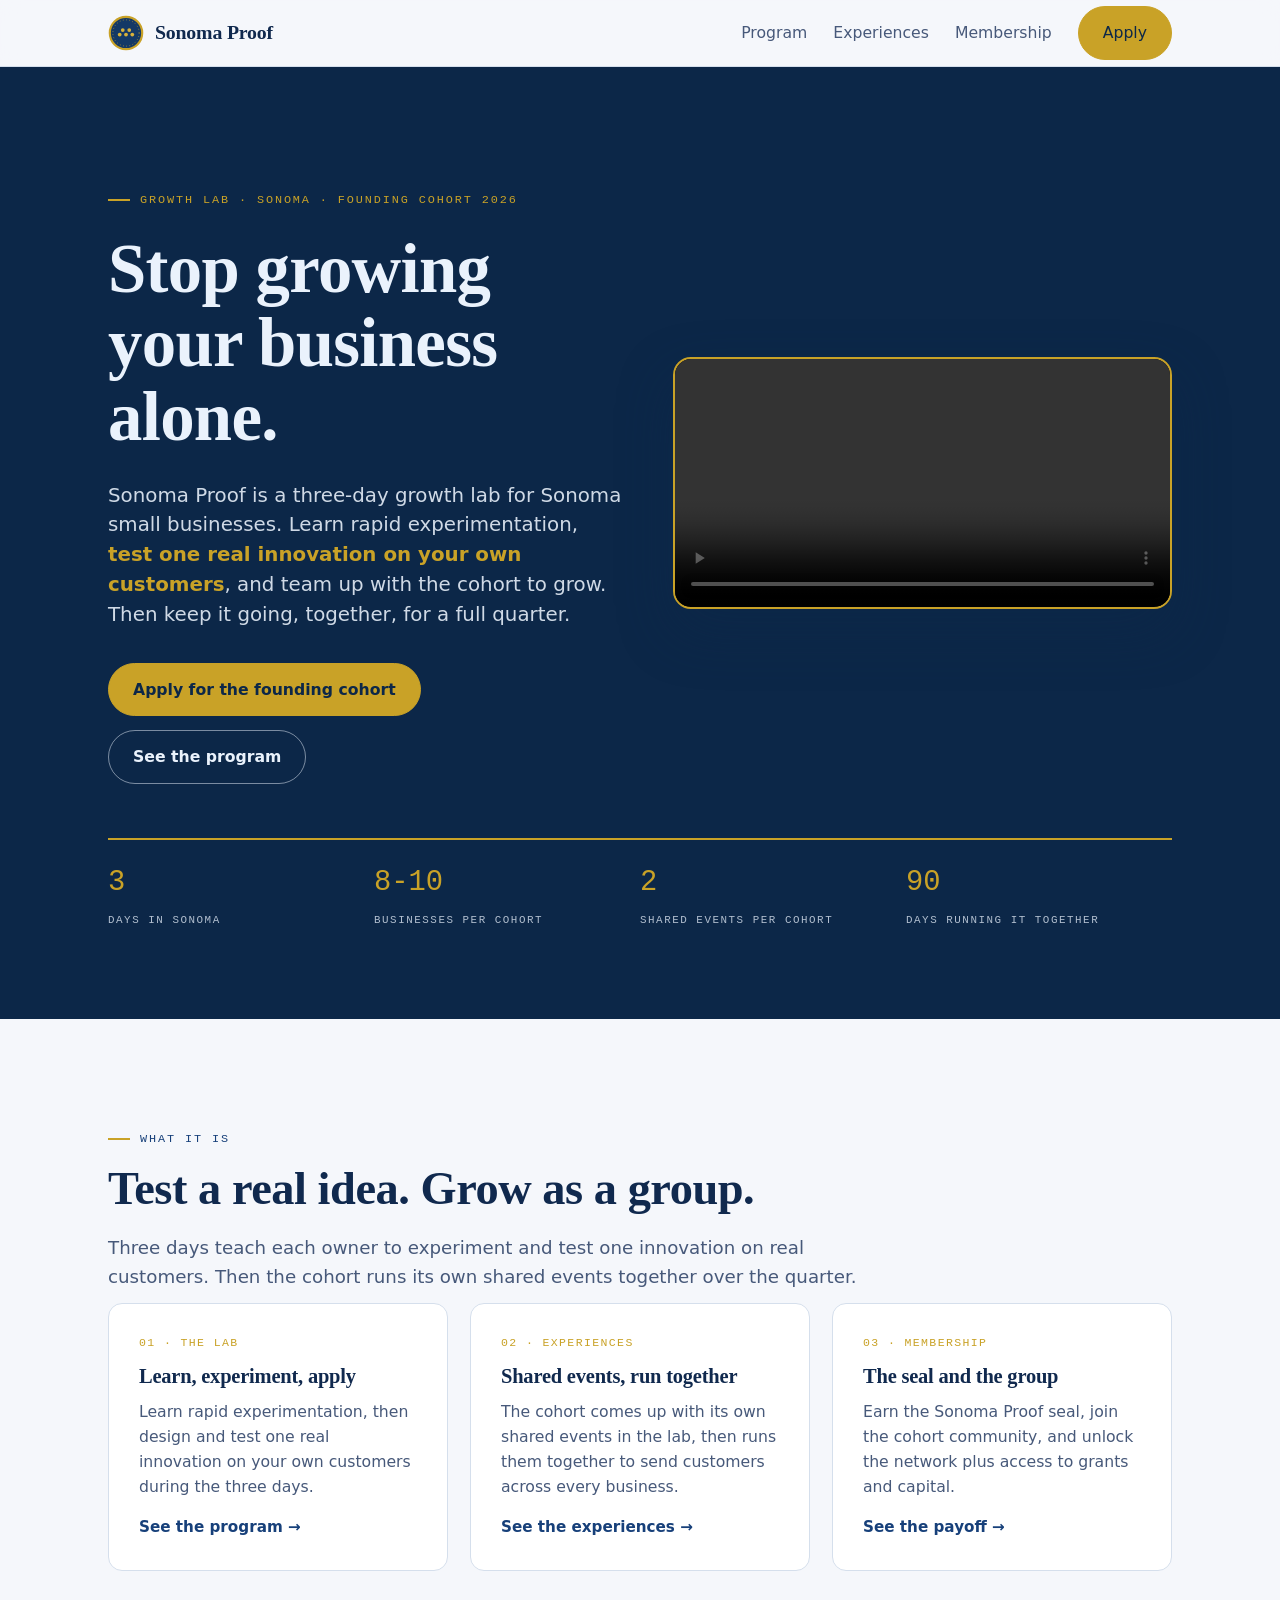
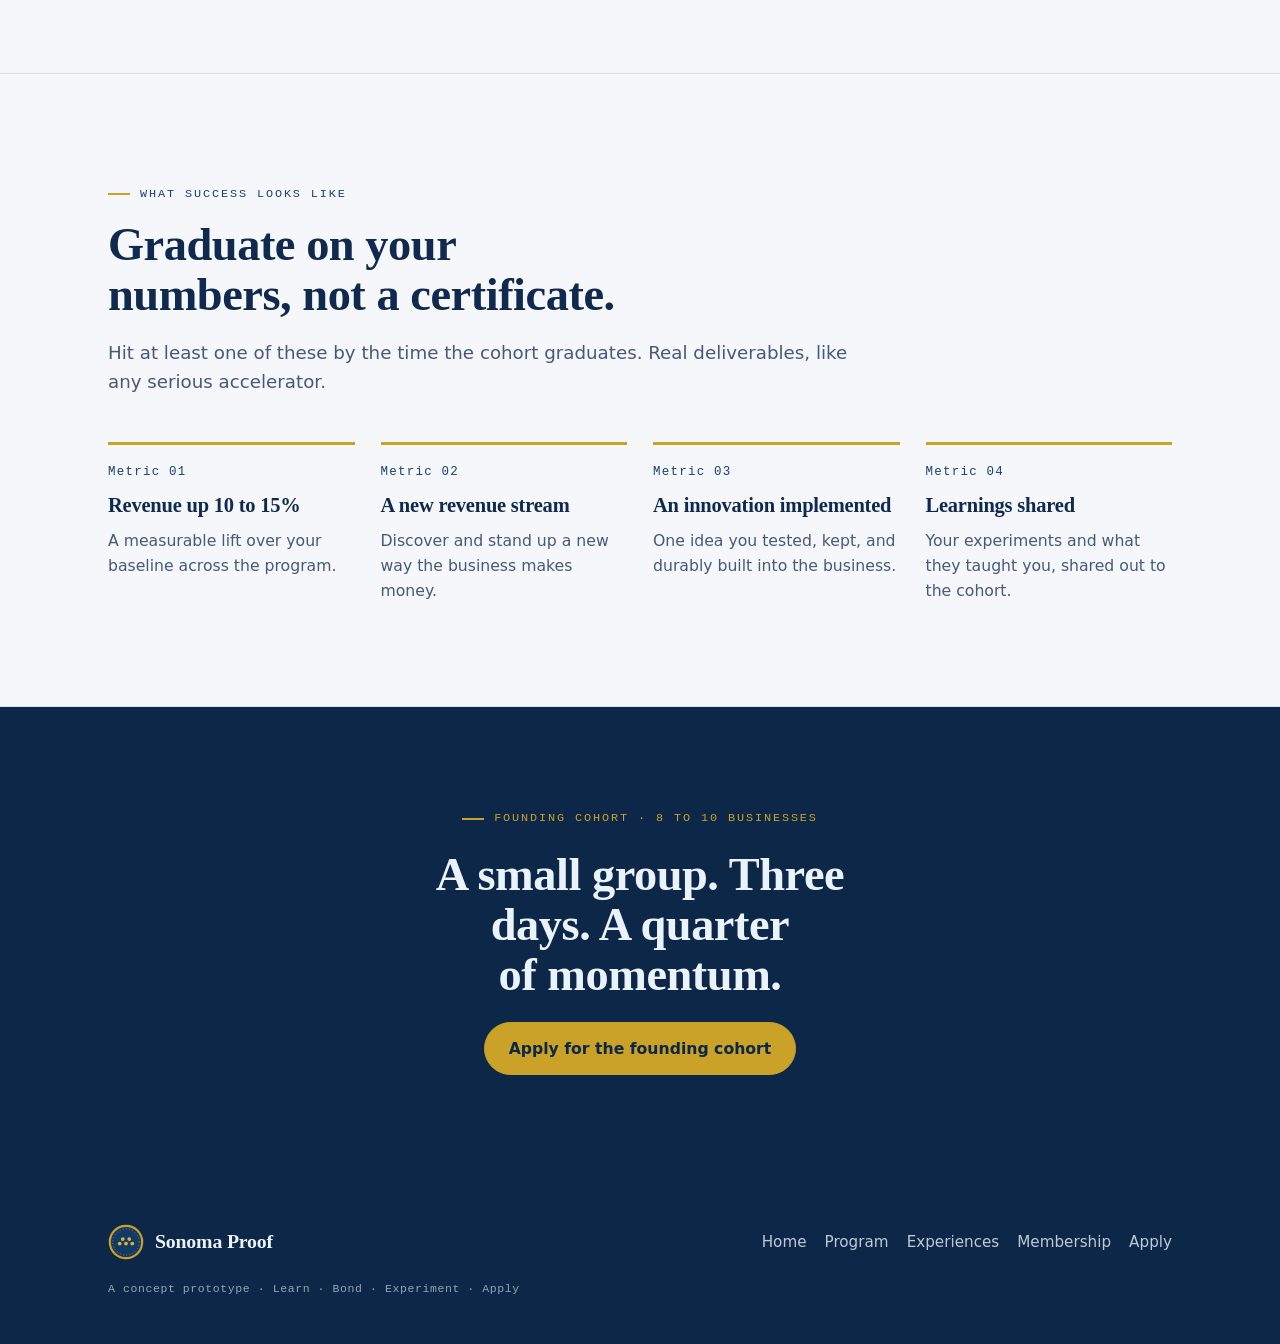
<file: index.html>
<!doctype html>
<!-- Sonoma Proof growth lab. Concept prototype (multi-page). Author: Rohit Mishra. 2026-08-13. Illustrative concept, not researched fact. -->
<html lang="en">
<head>
<meta charset="utf-8">
<meta name="viewport" content="width=device-width, initial-scale=1">
<title>Sonoma Proof, a Growth Lab for Small Business</title>
<link rel="icon" href="mark.svg">
<link rel="stylesheet" href="styles.css">
</head>
<body>
<header class="topbar">
  <div class="wrap topbar-in">
    <a class="brand" href="index.html"><img class="seal-mini" src="mark.svg" alt=""><span class="word">Sonoma&nbsp;Proof</span></a>
    <button class="nav-toggle" aria-label="Menu" aria-expanded="false">&#9776;</button>
    <nav class="site-nav">
      <a href="program.html">Program</a>
      <a href="experiences.html">Experiences</a>
      <a href="membership.html">Membership</a>
      <a class="btn btn-gold nav-apply" href="apply.html">Apply</a>
    </nav>
  </div>
</header>

<main>
  <section class="hero invert">
    <div class="wrap hero-grid">
      <div class="hero-copy">
        <span class="eyebrow reveal">Growth Lab &middot; Sonoma &middot; Founding Cohort 2026</span>
        <h1 class="reveal">Stop growing your business alone.</h1>
        <p class="lede reveal">Sonoma Proof is a three-day growth lab for Sonoma small businesses. Learn rapid experimentation, <b>test one real innovation on your own customers</b>, and team up with the cohort to grow. Then keep it going, together, for a full quarter.</p>
        <div class="cta-row reveal">
          <a class="btn btn-gold" href="apply.html">Apply for the founding cohort</a>
          <a class="btn btn-ghost" href="program.html">See the program</a>
        </div>
      </div>
      <div class="hero-video reveal">
        <div class="video-frame">
          <video controls autoplay muted loop playsinline preload="metadata">
            <source src="build_it.mp4" type="video/mp4">
            Your browser does not support the video tag.
          </video>
        </div>
      </div>
    </div>
    <div class="wrap">
      <div class="ledger reveal">
        <div><span class="n">3</span><span class="k">Days in Sonoma</span></div>
        <div><span class="n">8-10</span><span class="k">Businesses per cohort</span></div>
        <div><span class="n">2</span><span class="k">Shared events per cohort</span></div>
        <div><span class="n">90</span><span class="k">Days running it together</span></div>
      </div>
    </div>
  </section>

  <section class="section">
    <div class="wrap">
      <div class="head reveal">
        <span class="eyebrow">What it is</span>
        <h2>Test a real idea. Grow as a group.</h2>
        <p class="lede">Three days teach each owner to experiment and test one innovation on real customers. Then the cohort runs its own shared events together over the quarter.</p>
      </div>
      <div class="pillars">
        <a class="pillar reveal" href="program.html">
          <span class="idx">01 &middot; The lab</span>
          <h3>Learn, experiment, apply</h3>
          <p>Learn rapid experimentation, then design and test one real innovation on your own customers during the three days.</p>
          <span class="more">See the program &rarr;</span>
        </a>
        <a class="pillar reveal" href="experiences.html">
          <span class="idx">02 &middot; Experiences</span>
          <h3>Shared events, run together</h3>
          <p>The cohort comes up with its own shared events in the lab, then runs them together to send customers across every business.</p>
          <span class="more">See the experiences &rarr;</span>
        </a>
        <a class="pillar reveal" href="membership.html">
          <span class="idx">03 &middot; Membership</span>
          <h3>The seal and the group</h3>
          <p>Earn the Sonoma Proof seal, join the cohort community, and unlock the network plus access to grants and capital.</p>
          <span class="more">See the payoff &rarr;</span>
        </a>
      </div>
    </div>
  </section>

  <section class="section">
    <div class="wrap">
      <div class="head reveal">
        <span class="eyebrow">What success looks like</span>
        <h2>Graduate on your numbers, not a certificate.</h2>
        <p class="lede">Hit at least one of these by the time the cohort graduates. Real deliverables, like any serious accelerator.</p>
      </div>
      <div class="steps">
        <div class="step reveal"><div class="num">Metric 01</div><h3>Revenue up 10 to 15%</h3><p>A measurable lift over your baseline across the program.</p></div>
        <div class="step reveal"><div class="num">Metric 02</div><h3>A new revenue stream</h3><p>Discover and stand up a new way the business makes money.</p></div>
        <div class="step reveal"><div class="num">Metric 03</div><h3>An innovation implemented</h3><p>One idea you tested, kept, and durably built into the business.</p></div>
        <div class="step reveal"><div class="num">Metric 04</div><h3>Learnings shared</h3><p>Your experiments and what they taught you, shared out to the cohort.</p></div>
      </div>
    </div>
  </section>

  <section class="section cta-band invert">
    <div class="wrap">
      <span class="eyebrow reveal">Founding cohort &middot; 8 to 10 businesses</span>
      <h2 class="reveal">A small group. Three days. A quarter of momentum.</h2>
      <a class="btn btn-gold reveal" href="apply.html">Apply for the founding cohort</a>
    </div>
  </section>
</main>

<footer class="site-footer">
  <div class="wrap footer-in">
    <div class="brand"><img class="seal-mini" src="mark.svg" alt=""><span class="word">Sonoma&nbsp;Proof</span></div>
    <nav class="footer-links">
      <a href="index.html">Home</a>
      <a href="program.html">Program</a>
      <a href="experiences.html">Experiences</a>
      <a href="membership.html">Membership</a>
      <a href="apply.html">Apply</a>
    </nav>
    <p class="foot-note">A concept prototype &middot; Learn &middot; Bond &middot; Experiment &middot; Apply</p>
  </div>
</footer>
<script src="script.js"></script>
</body>
</html>
</file>
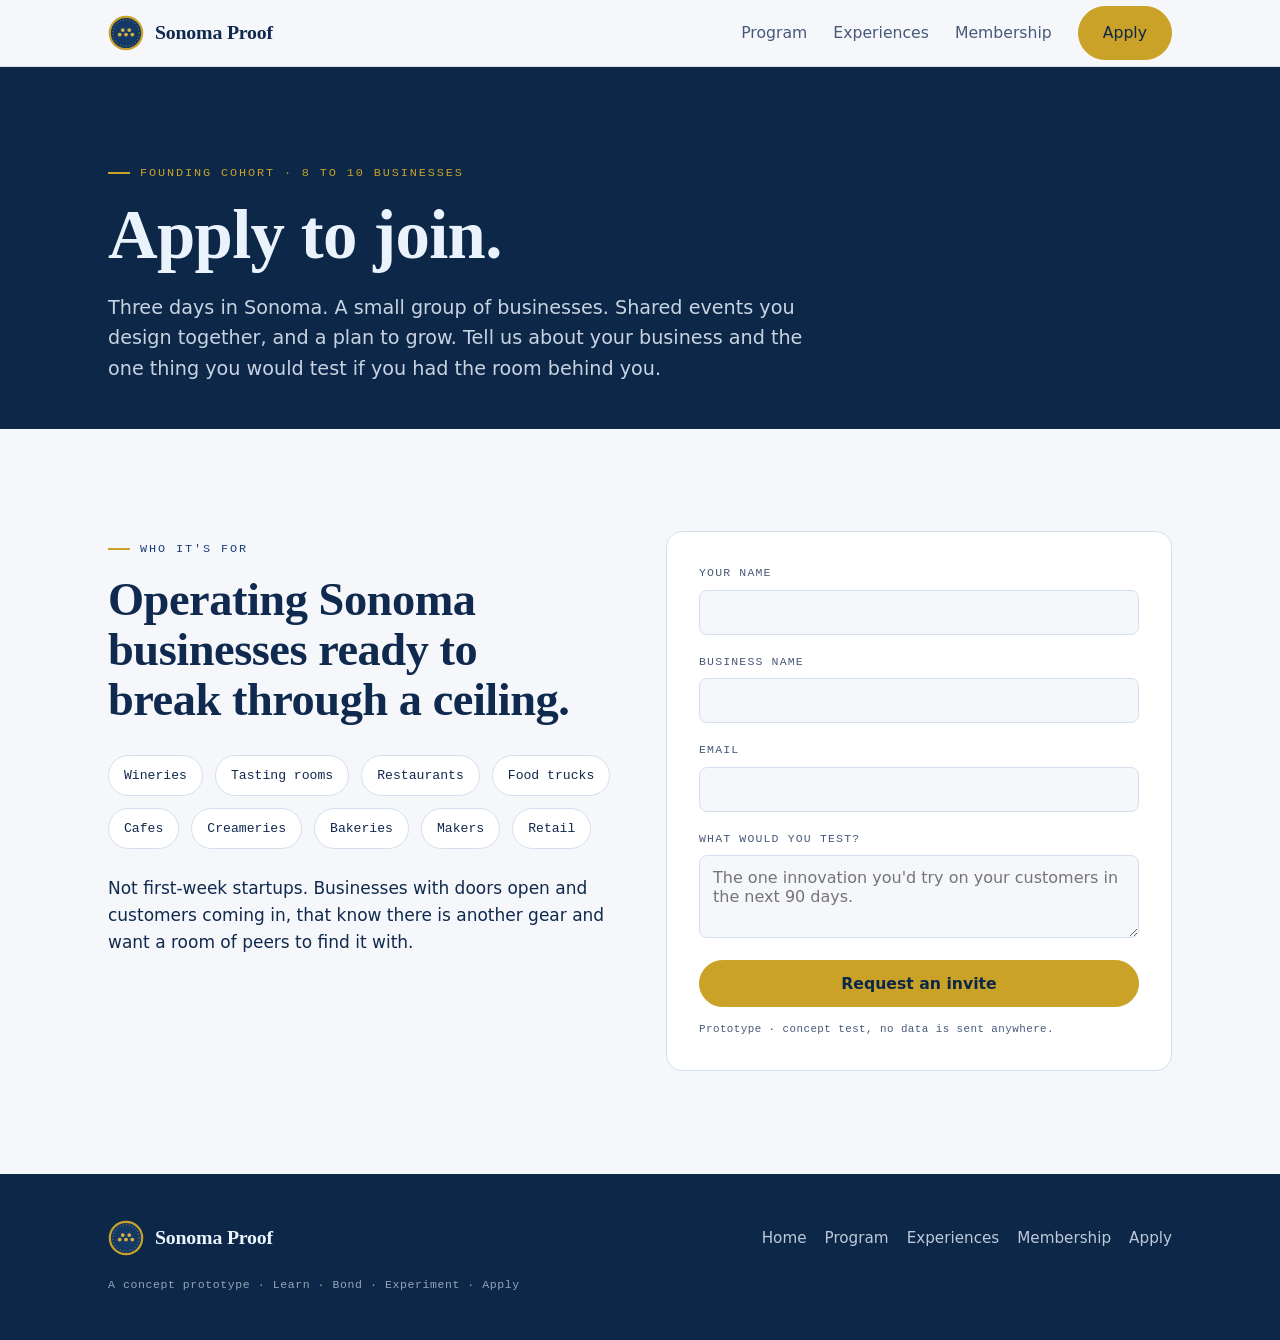
<file: apply.html>
<!doctype html>
<!-- Sonoma Proof growth lab. Concept prototype (multi-page). Author: Rohit Mishra. 2026-08-13. -->
<html lang="en">
<head>
<meta charset="utf-8">
<meta name="viewport" content="width=device-width, initial-scale=1">
<title>Apply &middot; Sonoma Proof</title>
<link rel="icon" href="mark.svg">
<link rel="stylesheet" href="styles.css">
</head>
<body>
<header class="topbar">
  <div class="wrap topbar-in">
    <a class="brand" href="index.html"><img class="seal-mini" src="mark.svg" alt=""><span class="word">Sonoma&nbsp;Proof</span></a>
    <button class="nav-toggle" aria-label="Menu" aria-expanded="false">&#9776;</button>
    <nav class="site-nav">
      <a href="program.html">Program</a>
      <a href="experiences.html">Experiences</a>
      <a href="membership.html">Membership</a>
      <a class="btn btn-gold nav-apply" href="apply.html">Apply</a>
    </nav>
  </div>
</header>

<main>
  <section class="page-head invert">
    <div class="wrap">
      <span class="eyebrow reveal">Founding cohort &middot; 8 to 10 businesses</span>
      <h1 class="reveal">Apply to join.</h1>
      <p class="lede reveal">Three days in Sonoma. A small group of businesses. Shared events you design together, and a plan to grow. Tell us about your business and the one thing you would test if you had the room behind you.</p>
    </div>
  </section>

  <section class="section">
    <div class="wrap apply-grid">
      <div class="reveal">
        <div class="head">
          <span class="eyebrow">Who it's for</span>
          <h2>Operating Sonoma businesses ready to break through a ceiling.</h2>
        </div>
        <div class="tags">
          <span>Wineries</span><span>Tasting rooms</span><span>Restaurants</span><span>Food trucks</span><span>Cafes</span><span>Creameries</span><span>Bakeries</span><span>Makers</span><span>Retail</span>
        </div>
        <p class="lede" style="margin-top:26px;">Not first-week startups. Businesses with doors open and customers coming in, that know there is another gear and want a room of peers to find it with.</p>
      </div>
      <div class="reveal">
        <form class="card" id="applyForm" novalidate>
          <div class="field"><label for="n">Your name</label><input id="n" name="name" type="text" autocomplete="name" required></div>
          <div class="field"><label for="b">Business name</label><input id="b" name="business" type="text" required></div>
          <div class="field"><label for="e">Email</label><input id="e" name="email" type="email" autocomplete="email" required></div>
          <div class="field"><label for="g">What would you test?</label><textarea id="g" name="goal" rows="3" placeholder="The one innovation you'd try on your customers in the next 90 days."></textarea></div>
          <button class="btn btn-gold" type="submit">Request an invite</button>
          <p class="fineprint">Prototype &middot; concept test, no data is sent anywhere.</p>
        </form>
        <div class="success" id="ok" role="status" aria-live="polite">
          <div class="mark">You're on the list.</div>
          <p>Thanks. If this were live, we'd follow up to learn about your business and confirm your seat in the founding cohort.</p>
        </div>
      </div>
    </div>
  </section>
</main>

<footer class="site-footer">
  <div class="wrap footer-in">
    <div class="brand"><img class="seal-mini" src="mark.svg" alt=""><span class="word">Sonoma&nbsp;Proof</span></div>
    <nav class="footer-links">
      <a href="index.html">Home</a>
      <a href="program.html">Program</a>
      <a href="experiences.html">Experiences</a>
      <a href="membership.html">Membership</a>
      <a href="apply.html">Apply</a>
    </nav>
    <p class="foot-note">A concept prototype &middot; Learn &middot; Bond &middot; Experiment &middot; Apply</p>
  </div>
</footer>
<script src="script.js"></script>
</body>
</html>
</file>
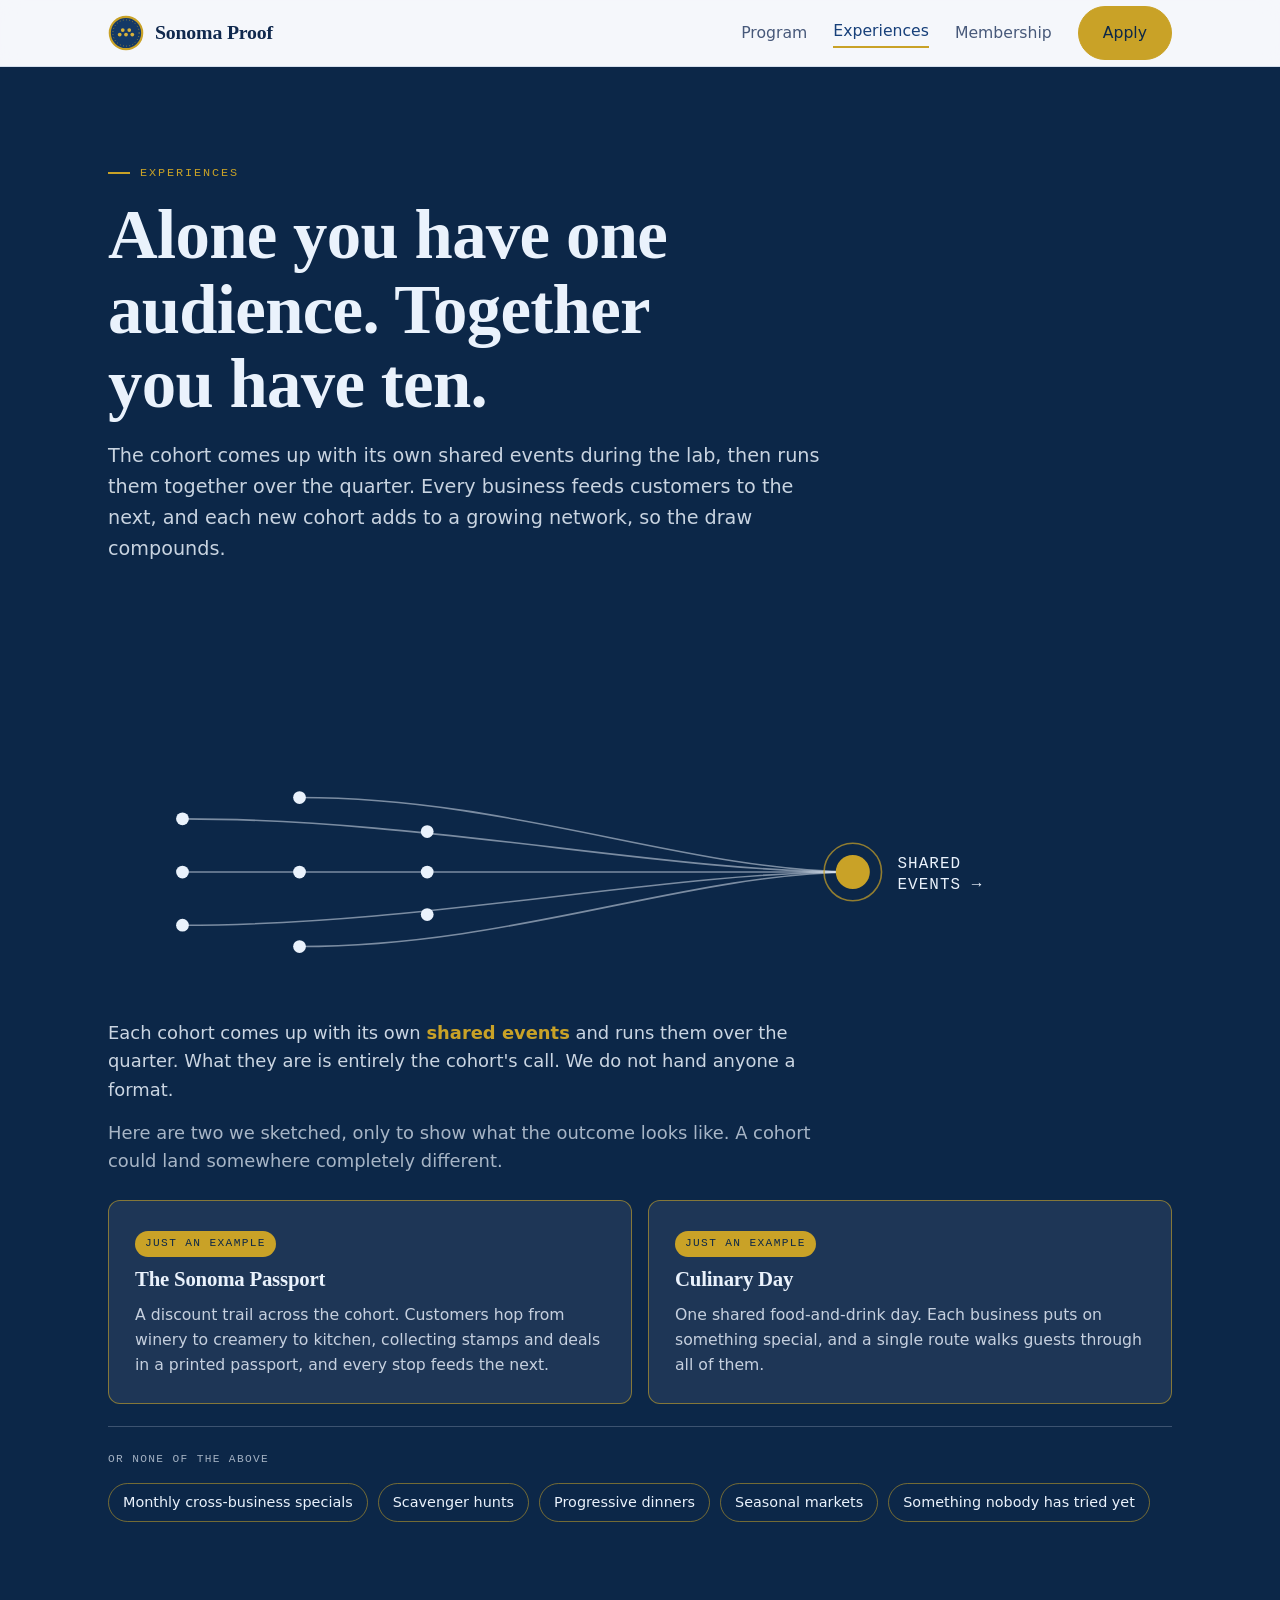
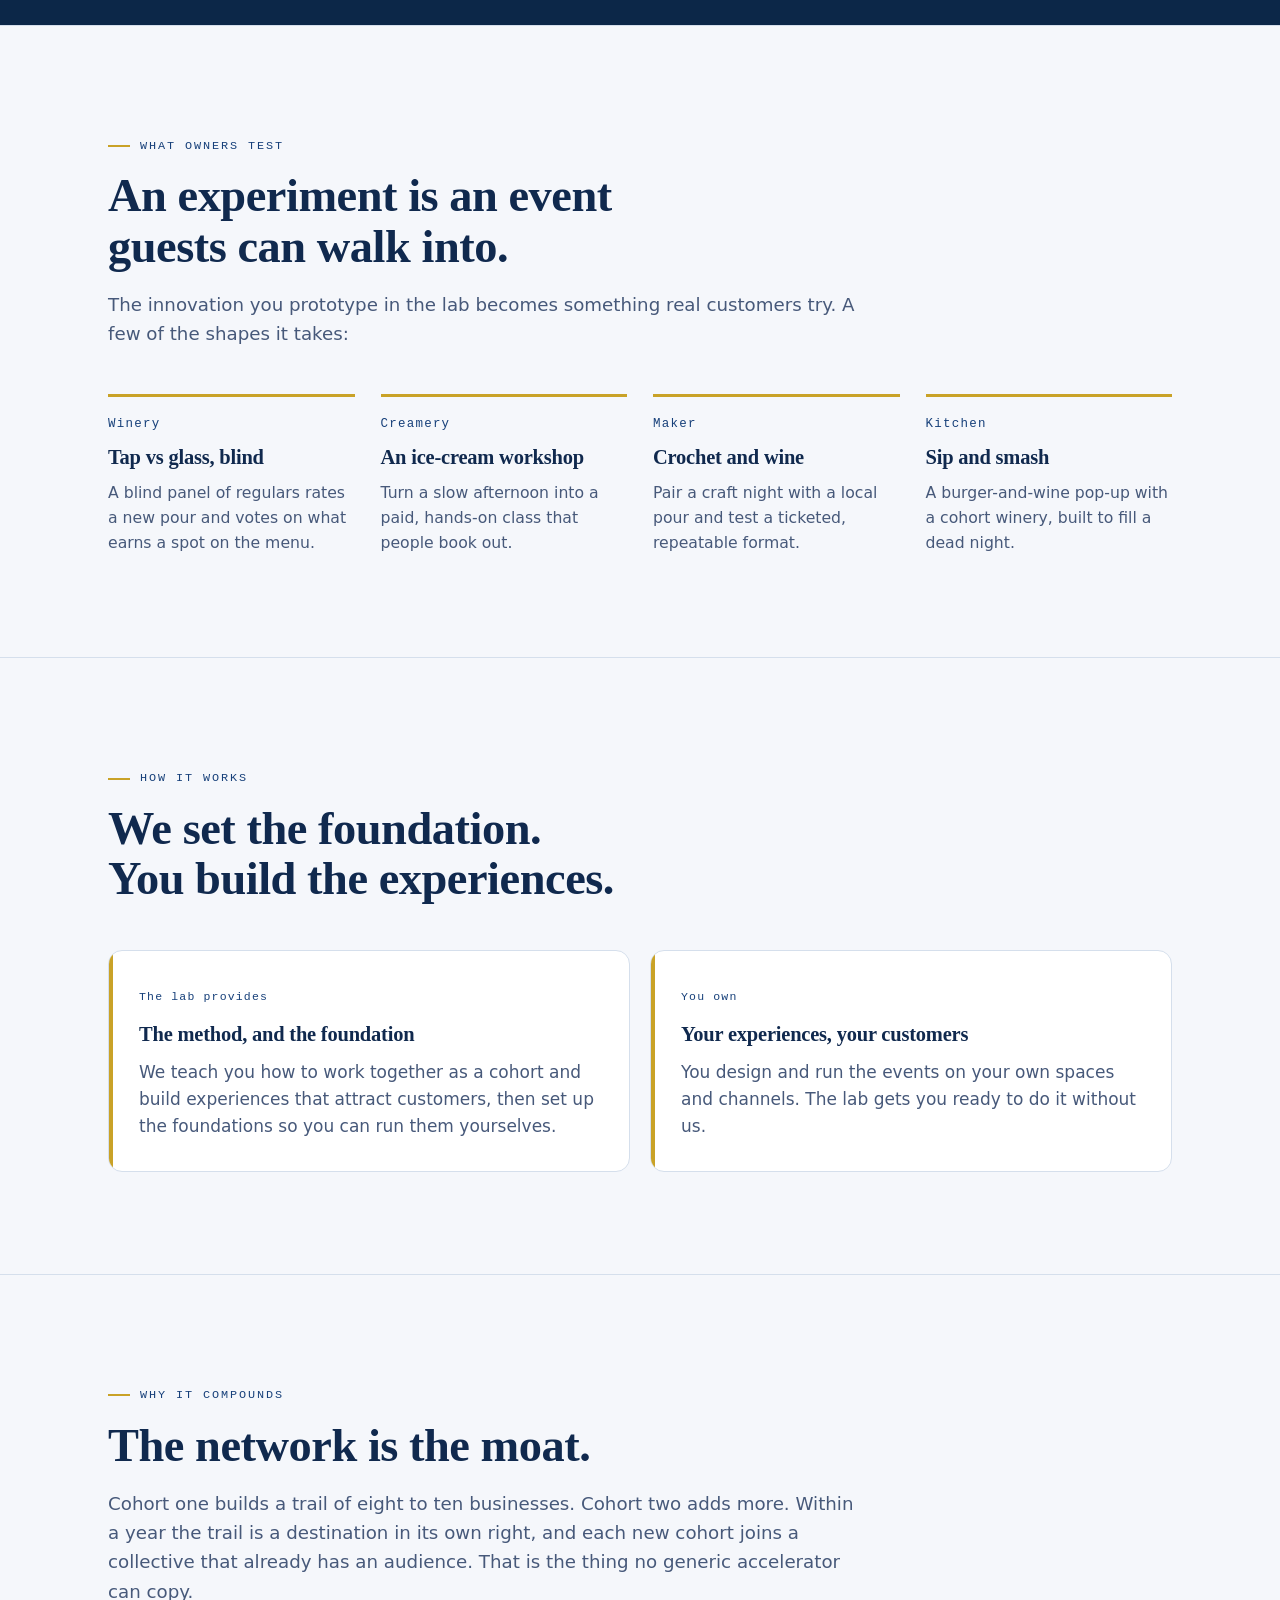
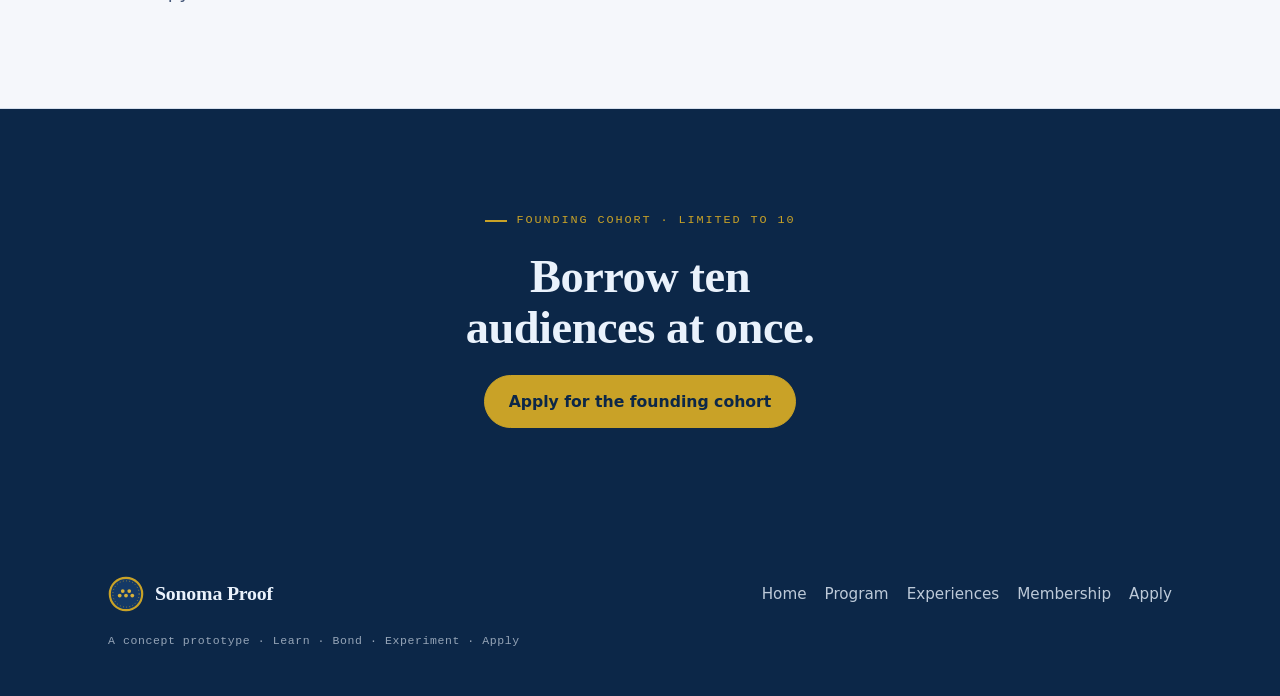
<file: experiences.html>
<!doctype html>
<!-- Sonoma Proof growth lab. Concept prototype (multi-page). Author: Rohit Mishra. 2026-08-13. -->
<html lang="en">
<head>
<meta charset="utf-8">
<meta name="viewport" content="width=device-width, initial-scale=1">
<title>Experiences &middot; Sonoma Proof</title>
<link rel="icon" href="mark.svg">
<link rel="stylesheet" href="styles.css">
</head>
<body>
<header class="topbar">
  <div class="wrap topbar-in">
    <a class="brand" href="index.html"><img class="seal-mini" src="mark.svg" alt=""><span class="word">Sonoma&nbsp;Proof</span></a>
    <button class="nav-toggle" aria-label="Menu" aria-expanded="false">&#9776;</button>
    <nav class="site-nav">
      <a href="program.html">Program</a>
      <a href="experiences.html" class="active">Experiences</a>
      <a href="membership.html">Membership</a>
      <a class="btn btn-gold nav-apply" href="apply.html">Apply</a>
    </nav>
  </div>
</header>

<main>
  <section class="page-head invert">
    <div class="wrap">
      <span class="eyebrow reveal">Experiences</span>
      <h1 class="reveal">Alone you have one audience. Together you have ten.</h1>
      <p class="lede reveal">The cohort comes up with its own shared events during the lab, then runs them together over the quarter. Every business feeds customers to the next, and each new cohort adds to a growing network, so the draw compounds.</p>
    </div>
  </section>

  <section class="section invert">
    <div class="wrap">
      <svg class="trail reveal" viewBox="0 0 1000 220" role="img" aria-label="Ten businesses connecting into shared events">
        <g fill="none" stroke="var(--on-blue)" stroke-opacity="0.5" stroke-width="1.5">
          <path d="M70 60 C 300 60, 520 110, 700 110"/>
          <path d="M70 110 C 320 110, 520 110, 700 110"/>
          <path d="M70 160 C 300 160, 520 110, 700 110"/>
          <path d="M180 40 C 380 40, 540 108, 700 110"/>
          <path d="M180 180 C 380 180, 540 112, 700 110"/>
        </g>
        <g fill="var(--on-blue)">
          <circle cx="70" cy="60" r="6"/><circle cx="70" cy="110" r="6"/><circle cx="70" cy="160" r="6"/>
          <circle cx="180" cy="40" r="6"/><circle cx="180" cy="180" r="6"/>
          <circle cx="300" cy="72" r="6"/><circle cx="300" cy="150" r="6"/>
          <circle cx="180" cy="110" r="6"/><circle cx="300" cy="110" r="6"/>
        </g>
        <circle cx="700" cy="110" r="16" fill="var(--gold)"/>
        <circle cx="700" cy="110" r="27" fill="none" stroke="var(--gold)" stroke-opacity="0.7" stroke-width="1.5"/>
        <text x="742" y="106" fill="var(--on-blue)" font-family="ui-monospace, Menlo, monospace" font-size="15" letter-spacing="1">SHARED</text>
        <text x="742" y="126" fill="var(--on-blue)" font-family="ui-monospace, Menlo, monospace" font-size="15" letter-spacing="1">EVENTS &rarr;</text>
      </svg>
      <p class="events-intro reveal">Each cohort comes up with its own <b>shared events</b> and runs them over the quarter. What they are is entirely the cohort's call. We do not hand anyone a format.</p>
      <p class="events-intro reveal">Here are two we sketched, only to show what the outcome looks like. A cohort could land somewhere completely different.</p>
      <div class="examples reveal">
        <article class="ex ex-lead"><span class="extag">Just an example</span><h3>The Sonoma Passport</h3><p>A discount trail across the cohort. Customers hop from winery to creamery to kitchen, collecting stamps and deals in a printed passport, and every stop feeds the next.</p></article>
        <article class="ex ex-lead"><span class="extag">Just an example</span><h3>Culinary Day</h3><p>One shared food-and-drink day. Each business puts on something special, and a single route walks guests through all of them.</p></article>
        <div class="formats">
          <span class="fmt-label">Or none of the above</span>
          <div class="fmt-chips"><span>Monthly cross-business specials</span><span>Scavenger hunts</span><span>Progressive dinners</span><span>Seasonal markets</span><span>Something nobody has tried yet</span></div>
        </div>
      </div>
    </div>
  </section>

  <section class="section">
    <div class="wrap">
      <div class="head reveal">
        <span class="eyebrow">What owners test</span>
        <h2>An experiment is an event guests can walk into.</h2>
        <p class="lede">The innovation you prototype in the lab becomes something real customers try. A few of the shapes it takes:</p>
      </div>
      <div class="steps">
        <div class="step reveal"><div class="num">Winery</div><h3>Tap vs glass, blind</h3><p>A blind panel of regulars rates a new pour and votes on what earns a spot on the menu.</p></div>
        <div class="step reveal"><div class="num">Creamery</div><h3>An ice-cream workshop</h3><p>Turn a slow afternoon into a paid, hands-on class that people book out.</p></div>
        <div class="step reveal"><div class="num">Maker</div><h3>Crochet and wine</h3><p>Pair a craft night with a local pour and test a ticketed, repeatable format.</p></div>
        <div class="step reveal"><div class="num">Kitchen</div><h3>Sip and smash</h3><p>A burger-and-wine pop-up with a cohort winery, built to fill a dead night.</p></div>
      </div>
    </div>
  </section>

  <section class="section">
    <div class="wrap">
      <div class="head reveal">
        <span class="eyebrow">How it works</span>
        <h2>We set the foundation. You build the experiences.</h2>
      </div>
      <div class="vgrid">
        <div class="vcard reveal"><span class="bar"></span><span class="idx">The lab provides</span><h3>The method, and the foundation</h3><p>We teach you how to work together as a cohort and build experiences that attract customers, then set up the foundations so you can run them yourselves.</p></div>
        <div class="vcard reveal"><span class="bar"></span><span class="idx">You own</span><h3>Your experiences, your customers</h3><p>You design and run the events on your own spaces and channels. The lab gets you ready to do it without us.</p></div>
      </div>
    </div>
  </section>

  <section class="section">
    <div class="wrap">
      <div class="head reveal">
        <span class="eyebrow">Why it compounds</span>
        <h2>The network is the moat.</h2>
        <p class="lede">Cohort one builds a trail of eight to ten businesses. Cohort two adds more. Within a year the trail is a destination in its own right, and each new cohort joins a collective that already has an audience. That is the thing no generic accelerator can copy.</p>
      </div>
    </div>
  </section>

  <section class="section cta-band invert">
    <div class="wrap">
      <span class="eyebrow reveal">Founding cohort &middot; Limited to 10</span>
      <h2 class="reveal">Borrow ten audiences at once.</h2>
      <a class="btn btn-gold reveal" href="apply.html">Apply for the founding cohort</a>
    </div>
  </section>
</main>

<footer class="site-footer">
  <div class="wrap footer-in">
    <div class="brand"><img class="seal-mini" src="mark.svg" alt=""><span class="word">Sonoma&nbsp;Proof</span></div>
    <nav class="footer-links">
      <a href="index.html">Home</a>
      <a href="program.html">Program</a>
      <a href="experiences.html">Experiences</a>
      <a href="membership.html">Membership</a>
      <a href="apply.html">Apply</a>
    </nav>
    <p class="foot-note">A concept prototype &middot; Learn &middot; Bond &middot; Experiment &middot; Apply</p>
  </div>
</footer>
<script src="script.js"></script>
</body>
</html>
</file>
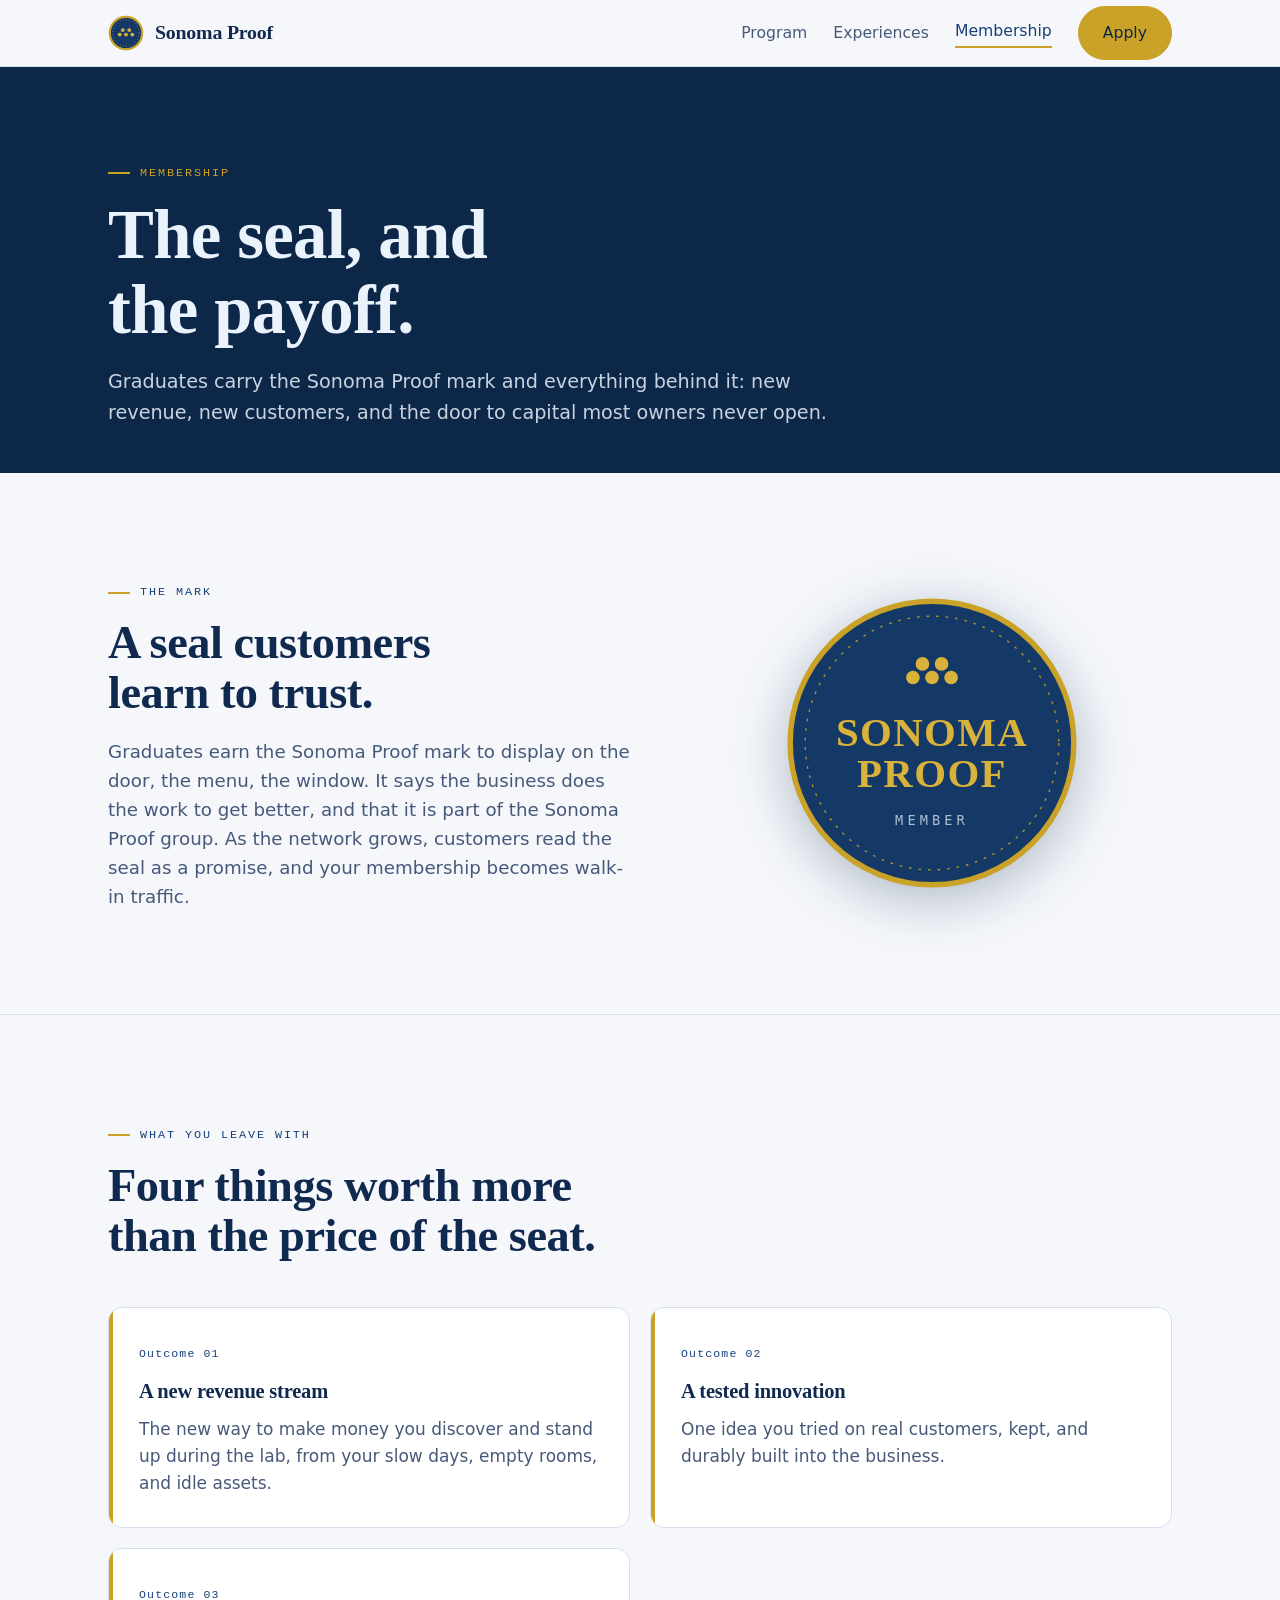
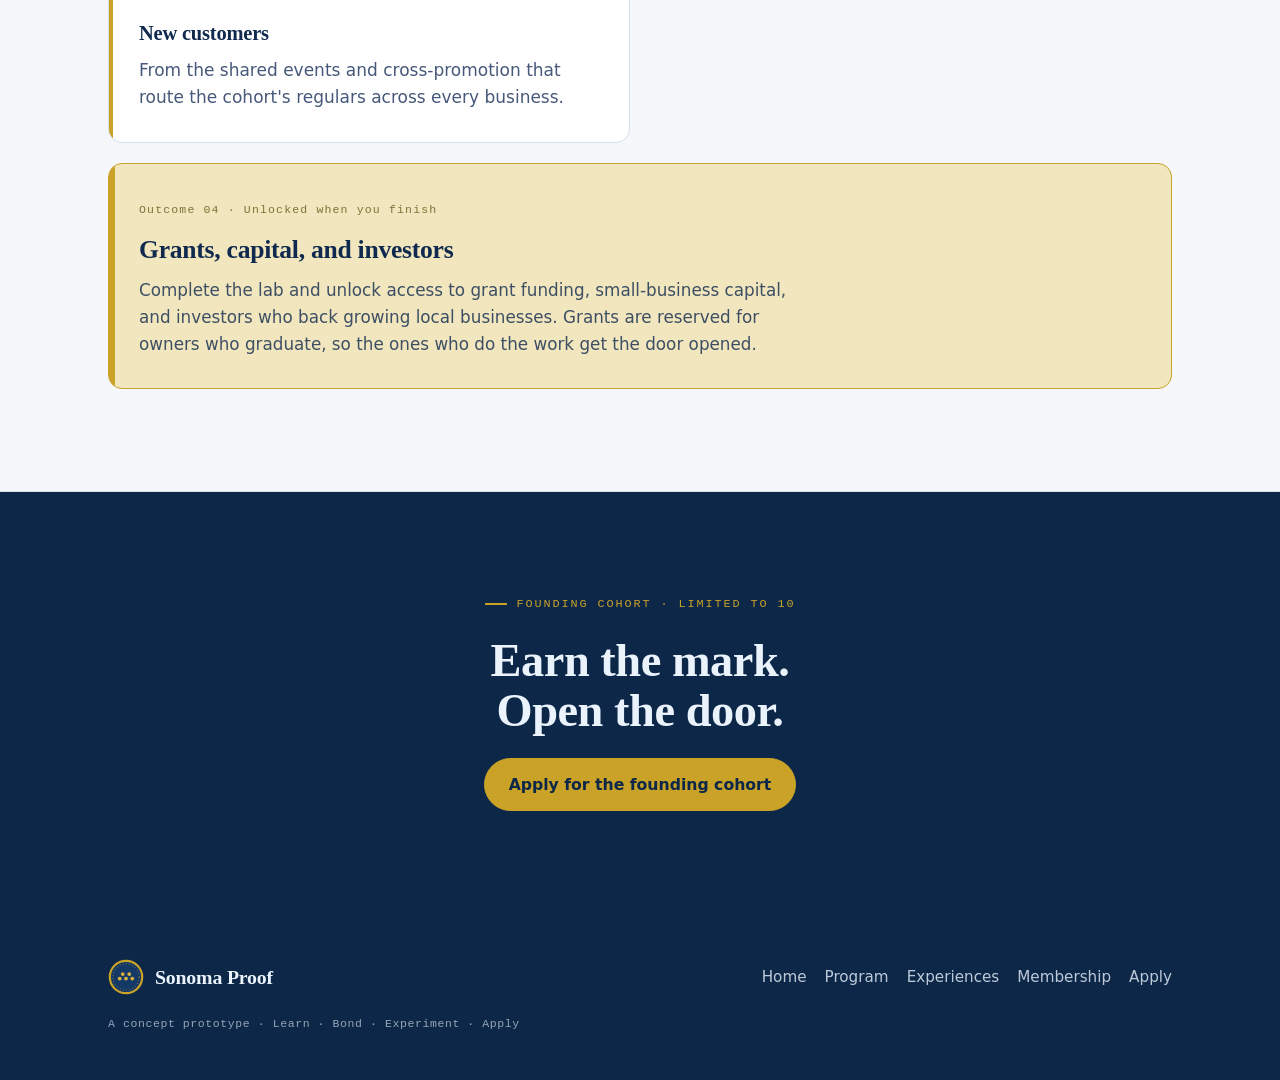
<file: membership.html>
<!doctype html>
<!-- Sonoma Proof growth lab. Concept prototype (multi-page). Author: Rohit Mishra. 2026-08-13. -->
<html lang="en">
<head>
<meta charset="utf-8">
<meta name="viewport" content="width=device-width, initial-scale=1">
<title>Membership &middot; Sonoma Proof</title>
<link rel="icon" href="mark.svg">
<link rel="stylesheet" href="styles.css">
</head>
<body>
<header class="topbar">
  <div class="wrap topbar-in">
    <a class="brand" href="index.html"><img class="seal-mini" src="mark.svg" alt=""><span class="word">Sonoma&nbsp;Proof</span></a>
    <button class="nav-toggle" aria-label="Menu" aria-expanded="false">&#9776;</button>
    <nav class="site-nav">
      <a href="program.html">Program</a>
      <a href="experiences.html">Experiences</a>
      <a href="membership.html" class="active">Membership</a>
      <a class="btn btn-gold nav-apply" href="apply.html">Apply</a>
    </nav>
  </div>
</header>

<main>
  <section class="page-head invert">
    <div class="wrap">
      <span class="eyebrow reveal">Membership</span>
      <h1 class="reveal">The seal, and the payoff.</h1>
      <p class="lede reveal">Graduates carry the Sonoma Proof mark and everything behind it: new revenue, new customers, and the door to capital most owners never open.</p>
    </div>
  </section>

  <section class="section">
    <div class="wrap mark-grid">
      <div class="head reveal">
        <span class="eyebrow">The mark</span>
        <h2>A seal customers learn to trust.</h2>
        <p class="lede">Graduates earn the Sonoma Proof mark to display on the door, the menu, the window. It says the business does the work to get better, and that it is part of the Sonoma Proof group. As the network grows, customers read the seal as a promise, and your membership becomes walk-in traffic.</p>
      </div>
      <div class="seal-wrap reveal">
        <img class="seal-big" src="seal.svg" alt="Sonoma Proof member seal">
      </div>
    </div>
  </section>

  <section class="section">
    <div class="wrap">
      <div class="head reveal">
        <span class="eyebrow">What you leave with</span>
        <h2>Four things worth more than the price of the seat.</h2>
      </div>
      <div class="vgrid">
        <div class="vcard reveal"><span class="bar"></span><span class="idx">Outcome 01</span><h3>A new revenue stream</h3><p>The new way to make money you discover and stand up during the lab, from your slow days, empty rooms, and idle assets.</p></div>
        <div class="vcard reveal"><span class="bar"></span><span class="idx">Outcome 02</span><h3>A tested innovation</h3><p>One idea you tried on real customers, kept, and durably built into the business.</p></div>
        <div class="vcard reveal"><span class="bar"></span><span class="idx">Outcome 03</span><h3>New customers</h3><p>From the shared events and cross-promotion that route the cohort's regulars across every business.</p></div>
        <div class="vcard vcard-hero reveal"><span class="bar"></span><span class="idx">Outcome 04 &middot; Unlocked when you finish</span><h3>Grants, capital, and investors</h3><p>Complete the lab and unlock access to grant funding, small-business capital, and investors who back growing local businesses. Grants are reserved for owners who graduate, so the ones who do the work get the door opened.</p></div>
      </div>
    </div>
  </section>

  <section class="section cta-band invert">
    <div class="wrap">
      <span class="eyebrow reveal">Founding cohort &middot; Limited to 10</span>
      <h2 class="reveal">Earn the mark. Open the door.</h2>
      <a class="btn btn-gold reveal" href="apply.html">Apply for the founding cohort</a>
    </div>
  </section>
</main>

<footer class="site-footer">
  <div class="wrap footer-in">
    <div class="brand"><img class="seal-mini" src="mark.svg" alt=""><span class="word">Sonoma&nbsp;Proof</span></div>
    <nav class="footer-links">
      <a href="index.html">Home</a>
      <a href="program.html">Program</a>
      <a href="experiences.html">Experiences</a>
      <a href="membership.html">Membership</a>
      <a href="apply.html">Apply</a>
    </nav>
    <p class="foot-note">A concept prototype &middot; Learn &middot; Bond &middot; Experiment &middot; Apply</p>
  </div>
</footer>
<script src="script.js"></script>
</body>
</html>
</file>
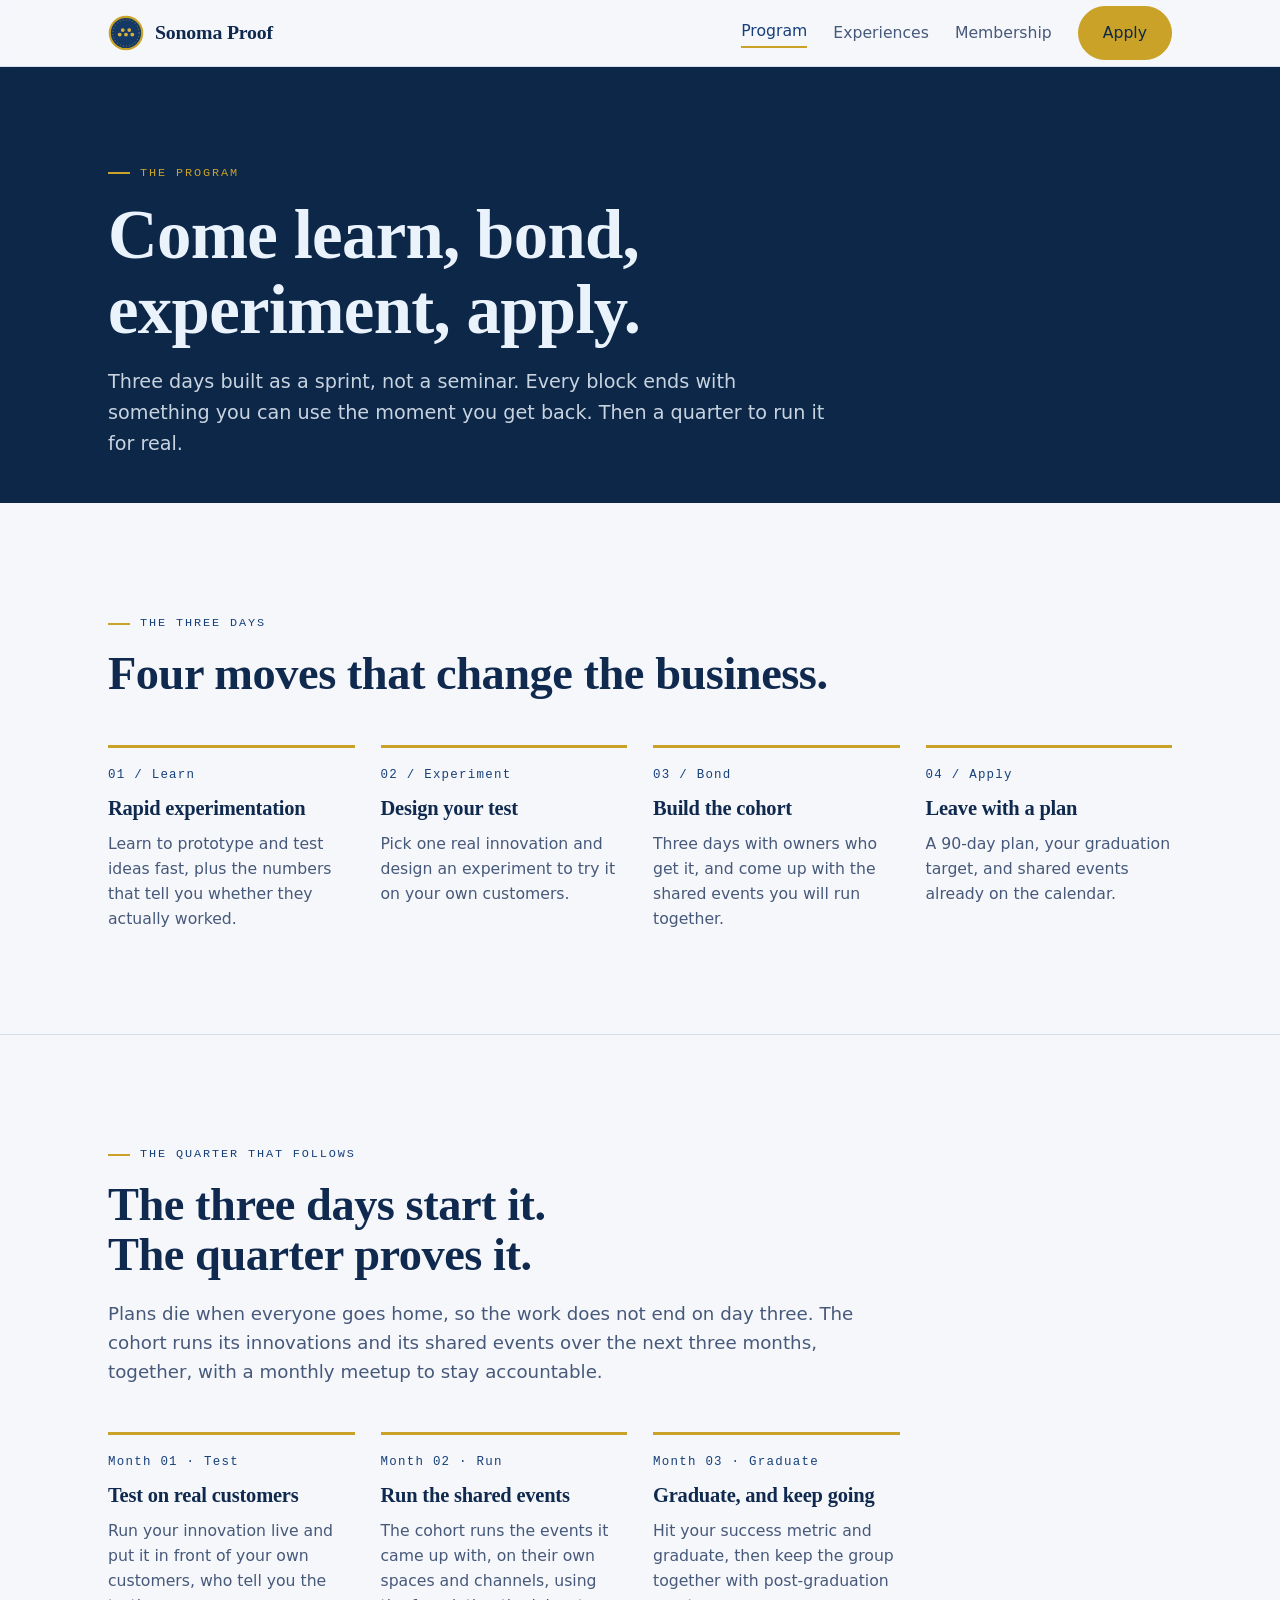
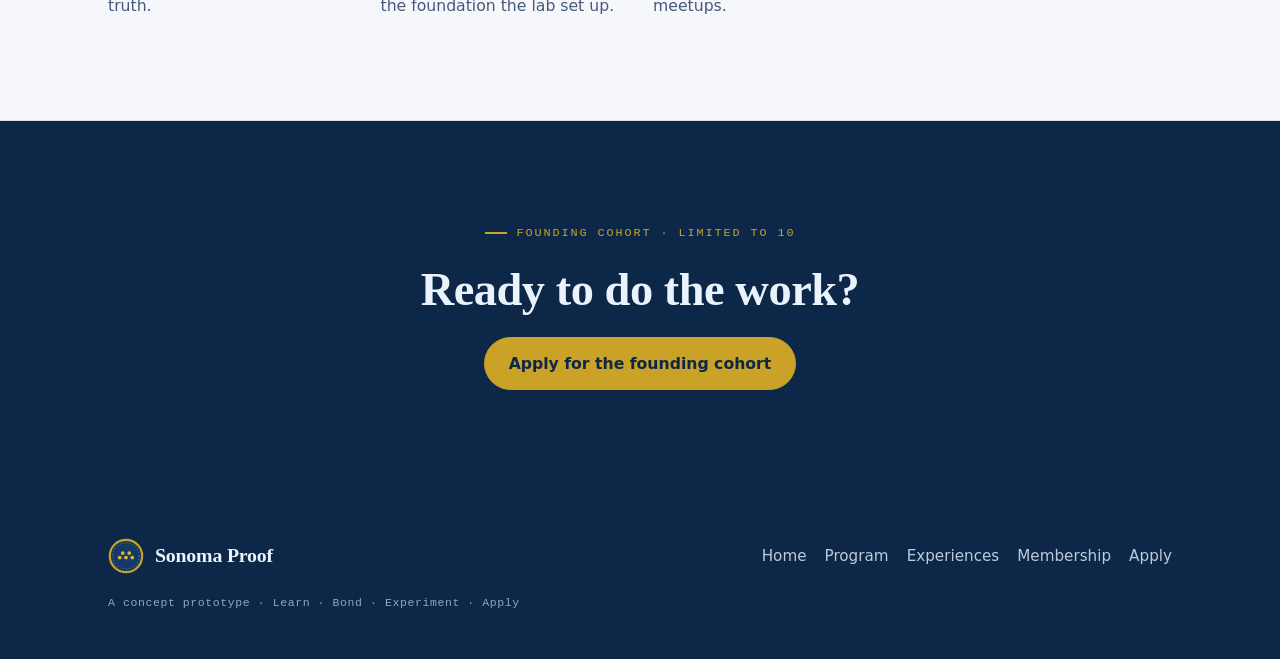
<file: program.html>
<!doctype html>
<!-- Sonoma Proof growth lab. Concept prototype (multi-page). Author: Rohit Mishra. 2026-08-13. -->
<html lang="en">
<head>
<meta charset="utf-8">
<meta name="viewport" content="width=device-width, initial-scale=1">
<title>The Program &middot; Sonoma Proof</title>
<link rel="icon" href="mark.svg">
<link rel="stylesheet" href="styles.css">
</head>
<body>
<header class="topbar">
  <div class="wrap topbar-in">
    <a class="brand" href="index.html"><img class="seal-mini" src="mark.svg" alt=""><span class="word">Sonoma&nbsp;Proof</span></a>
    <button class="nav-toggle" aria-label="Menu" aria-expanded="false">&#9776;</button>
    <nav class="site-nav">
      <a href="program.html" class="active">Program</a>
      <a href="experiences.html">Experiences</a>
      <a href="membership.html">Membership</a>
      <a class="btn btn-gold nav-apply" href="apply.html">Apply</a>
    </nav>
  </div>
</header>

<main>
  <section class="page-head invert">
    <div class="wrap">
      <span class="eyebrow reveal">The program</span>
      <h1 class="reveal">Come learn, bond, experiment, apply.</h1>
      <p class="lede reveal">Three days built as a sprint, not a seminar. Every block ends with something you can use the moment you get back. Then a quarter to run it for real.</p>
    </div>
  </section>

  <section class="section">
    <div class="wrap">
      <div class="head reveal">
        <span class="eyebrow">The three days</span>
        <h2>Four moves that change the business.</h2>
      </div>
      <div class="steps">
        <div class="step reveal"><div class="num">01 / Learn</div><h3>Rapid experimentation</h3><p>Learn to prototype and test ideas fast, plus the numbers that tell you whether they actually worked.</p></div>
        <div class="step reveal"><div class="num">02 / Experiment</div><h3>Design your test</h3><p>Pick one real innovation and design an experiment to try it on your own customers.</p></div>
        <div class="step reveal"><div class="num">03 / Bond</div><h3>Build the cohort</h3><p>Three days with owners who get it, and come up with the shared events you will run together.</p></div>
        <div class="step reveal"><div class="num">04 / Apply</div><h3>Leave with a plan</h3><p>A 90-day plan, your graduation target, and shared events already on the calendar.</p></div>
      </div>
    </div>
  </section>

  <section class="section">
    <div class="wrap">
      <div class="head reveal">
        <span class="eyebrow">The quarter that follows</span>
        <h2>The three days start it. The quarter proves it.</h2>
        <p class="lede">Plans die when everyone goes home, so the work does not end on day three. The cohort runs its innovations and its shared events over the next three months, together, with a monthly meetup to stay accountable.</p>
      </div>
      <div class="steps">
        <div class="step reveal"><div class="num">Month 01 &middot; Test</div><h3>Test on real customers</h3><p>Run your innovation live and put it in front of your own customers, who tell you the truth.</p></div>
        <div class="step reveal"><div class="num">Month 02 &middot; Run</div><h3>Run the shared events</h3><p>The cohort runs the events it came up with, on their own spaces and channels, using the foundation the lab set up.</p></div>
        <div class="step reveal"><div class="num">Month 03 &middot; Graduate</div><h3>Graduate, and keep going</h3><p>Hit your success metric and graduate, then keep the group together with post-graduation meetups.</p></div>
      </div>
    </div>
  </section>

  <section class="section cta-band invert">
    <div class="wrap">
      <span class="eyebrow reveal">Founding cohort &middot; Limited to 10</span>
      <h2 class="reveal">Ready to do the work?</h2>
      <a class="btn btn-gold reveal" href="apply.html">Apply for the founding cohort</a>
    </div>
  </section>
</main>

<footer class="site-footer">
  <div class="wrap footer-in">
    <div class="brand"><img class="seal-mini" src="mark.svg" alt=""><span class="word">Sonoma&nbsp;Proof</span></div>
    <nav class="footer-links">
      <a href="index.html">Home</a>
      <a href="program.html">Program</a>
      <a href="experiences.html">Experiences</a>
      <a href="membership.html">Membership</a>
      <a href="apply.html">Apply</a>
    </nav>
    <p class="foot-note">A concept prototype &middot; Learn &middot; Bond &middot; Experiment &middot; Apply</p>
  </div>
</footer>
<script src="script.js"></script>
</body>
</html>
</file>
<file: styles.css>
/* Sonoma Proof gold and blue identity. Shared across all pages. */
:root {
  --page: #F5F7FB;
  --surface: #FFFFFF;
  --surface-2: #E9EFF8;
  --ink: #10294E;
  --ink-soft: #47597A;
  --line: #D5DFEC;
  --blue: #17407A;
  --blue-hi: #1F5296;
  --blue-deep: #0C2748;
  --on-blue: #EAF2FC;
  --gold: #C9A227;
  --gold-hi: #E1BD47;
  --gold-soft: #F1E6BD;
  --focus: #C9A227;
  --maxw: 1120px;
  --serif: "Iowan Old Style", "Palatino Linotype", Palatino, "Book Antiqua", Georgia, serif;
  --sans: system-ui, -apple-system, "Segoe UI", Roboto, Helvetica, Arial, sans-serif;
  --mono: ui-monospace, "SF Mono", "Cascadia Code", Menlo, Consolas, monospace;
}
@media (prefers-color-scheme: dark) {
  :root {
    --page: #0A1A31; --surface: #102542; --surface-2: #183358; --ink: #EAF1FB;
    --ink-soft: #A6BAD6; --line: #244468; --blue: #6FA0D8; --blue-hi: #8AB6E6;
    --blue-deep: #06162C; --on-blue: #EAF1FB; --gold: #E0BC46; --gold-hi: #EDCE63;
    --gold-soft: #2E2A1A; --focus: #E0BC46;
  }
}
:root[data-theme="light"] {
  --page: #F5F7FB; --surface: #FFFFFF; --surface-2: #E9EFF8; --ink: #10294E;
  --ink-soft: #47597A; --line: #D5DFEC; --blue: #17407A; --blue-hi: #1F5296;
  --blue-deep: #0C2748; --on-blue: #EAF2FC; --gold: #C9A227; --gold-hi: #E1BD47;
  --gold-soft: #F1E6BD; --focus: #C9A227;
}
:root[data-theme="dark"] {
  --page: #0A1A31; --surface: #102542; --surface-2: #183358; --ink: #EAF1FB;
  --ink-soft: #A6BAD6; --line: #244468; --blue: #6FA0D8; --blue-hi: #8AB6E6;
  --blue-deep: #06162C; --on-blue: #EAF1FB; --gold: #E0BC46; --gold-hi: #EDCE63;
  --gold-soft: #2E2A1A; --focus: #E0BC46;
}

* { box-sizing: border-box; }
html { -webkit-text-size-adjust: 100%; scroll-behavior: smooth; }
body {
  margin: 0; background: var(--page); color: var(--ink);
  font-family: var(--sans); font-size: 17px; line-height: 1.6;
  -webkit-font-smoothing: antialiased;
}
.wrap { max-width: var(--maxw); margin: 0 auto; padding: 0 28px; }
.narrow { max-width: 720px; }

h1, h2, h3 { font-family: var(--serif); font-weight: 600; line-height: 1.08; text-wrap: balance; margin: 0; letter-spacing: -0.01em; color: var(--ink); }
h1 { font-size: clamp(2.5rem, 6vw, 4.3rem); }
h2 { font-size: clamp(1.9rem, 4vw, 2.9rem); }
h3 { font-size: 1.28rem; line-height: 1.2; }
p { margin: 0; }
a { color: var(--blue); text-decoration: none; }

.eyebrow {
  font-family: var(--mono); font-size: 0.74rem; letter-spacing: 0.16em;
  text-transform: uppercase; color: var(--blue); display: inline-flex; align-items: center; gap: 10px;
}
.eyebrow::before { content: ""; width: 22px; height: 2px; background: var(--gold); display: inline-block; }

a:focus-visible, button:focus-visible, input:focus-visible, textarea:focus-visible {
  outline: 2px solid var(--focus); outline-offset: 3px; border-radius: 2px;
}

/* Buttons */
.btn {
  font-family: var(--sans); font-size: 0.98rem; font-weight: 600;
  padding: 13px 24px; border-radius: 999px; border: 1px solid transparent;
  cursor: pointer; display: inline-block; transition: background .18s ease, color .18s ease, transform .18s ease, border-color .18s ease;
}
.btn:hover { transform: translateY(-1px); }
.btn-gold { background: var(--gold); color: var(--blue-deep); border-color: var(--gold); }
.btn-gold:hover { background: var(--gold-hi); border-color: var(--gold-hi); }
.btn-ghost { background: transparent; color: var(--blue); border-color: var(--blue); }
.btn-ghost:hover { background: var(--surface-2); }

/* Inverted (deep-blue) sections */
.invert { background: var(--blue-deep); color: var(--on-blue); }
.invert h1, .invert h2, .invert h3 { color: var(--on-blue); }
.invert p { color: color-mix(in srgb, var(--on-blue) 86%, transparent); }
.invert .eyebrow { color: var(--gold); }
.invert .eyebrow::before { background: var(--gold); }
.invert .btn-ghost { color: var(--on-blue); border-color: color-mix(in srgb, var(--on-blue) 50%, transparent); }
.invert .btn-ghost:hover { background: color-mix(in srgb, var(--on-blue) 12%, transparent); }

/* Top bar */
.topbar { position: sticky; top: 0; z-index: 30; background: color-mix(in srgb, var(--page) 90%, transparent); backdrop-filter: blur(10px); border-bottom: 1px solid var(--line); }
.topbar-in { display: flex; align-items: center; justify-content: space-between; height: 66px; gap: 16px; }
.brand { display: flex; align-items: center; gap: 11px; color: var(--ink); }
.brand .seal-mini { width: 36px; height: 36px; display: block; flex: none; }
.brand .word { font-family: var(--serif); font-size: 1.24rem; font-weight: 600; letter-spacing: -0.01em; color: var(--ink); }
.site-nav { display: flex; align-items: center; gap: 26px; }
.site-nav a { font-size: 0.98rem; color: var(--ink-soft); font-weight: 500; }
.site-nav a:hover { color: var(--ink); }
.site-nav a.active { color: var(--blue); }
.site-nav a.active::after { content: ""; display: block; height: 2px; background: var(--gold); margin-top: 3px; }
.site-nav .nav-apply { color: var(--blue-deep); }
.site-nav .nav-apply:hover { color: var(--blue-deep); }
.nav-toggle { display: none; background: transparent; border: 1px solid var(--line); border-radius: 8px; width: 42px; height: 40px; font-size: 1.3rem; color: var(--ink); cursor: pointer; line-height: 1; }

/* Sections */
.section { padding: clamp(60px, 8vw, 104px) 0; }
.section + .section { border-top: 1px solid var(--line); }
.head { max-width: 760px; }
.head h1, .head h2 { margin-top: 16px; }
.head .lede { margin-top: 18px; color: var(--ink-soft); font-size: 1.14rem; }
.invert .head .lede { color: color-mix(in srgb, var(--on-blue) 84%, transparent); }

/* Hero */
.hero { padding: clamp(66px, 9vw, 118px) 0 clamp(56px, 7vw, 96px); }
.hero h1 { margin-top: 22px; max-width: 15ch; }
.hero .lede { margin-top: 26px; font-size: 1.24rem; line-height: 1.5; max-width: 54ch; color: color-mix(in srgb, var(--on-blue) 88%, transparent); }
.hero .lede b { color: var(--gold); font-weight: 600; }
.cta-row { margin-top: 34px; display: flex; flex-wrap: wrap; gap: 14px; }

.ledger { margin-top: 54px; border-top: 2px solid var(--gold); display: grid; grid-template-columns: repeat(4, 1fr); font-family: var(--mono); }
.ledger div { padding: 20px 6px 0 0; }
.ledger .n { font-size: 1.8rem; color: var(--gold); font-variant-numeric: tabular-nums; }
.ledger .k { display: block; font-size: 0.68rem; letter-spacing: 0.14em; text-transform: uppercase; color: color-mix(in srgb, var(--on-blue) 75%, transparent); margin-top: 6px; }

/* Front-page video */
.hero-grid { display: grid; grid-template-columns: 1.02fr 0.98fr; gap: 46px; align-items: center; }
.hero-video { min-width: 0; }
.video-frame { border: 2px solid var(--gold); border-radius: 18px; overflow: hidden; background: #000; box-shadow: 0 22px 54px color-mix(in srgb, var(--blue-deep) 40%, transparent); }
.video-frame video { display: block; width: 100%; height: auto; }

/* Page header (secondary pages) */
.page-head { padding: clamp(52px, 7vw, 88px) 0 clamp(30px, 4vw, 44px); }
.page-head h1 { margin-top: 16px; max-width: 18ch; }
.page-head .lede { margin-top: 20px; font-size: 1.2rem; max-width: 60ch; color: color-mix(in srgb, var(--on-blue) 85%, transparent); }

/* Pillars (home teasers) */
.pillars { margin-top: 12px; display: grid; grid-template-columns: repeat(3, 1fr); gap: 22px; }
.pillar { background: var(--surface); border: 1px solid var(--line); border-radius: 14px; padding: 30px; display: flex; flex-direction: column; }
.pillar .idx { font-family: var(--mono); font-size: 0.72rem; letter-spacing: 0.12em; color: var(--gold); text-transform: uppercase; }
.pillar h3 { margin-top: 12px; }
.pillar p { margin-top: 10px; color: var(--ink-soft); font-size: 0.98rem; flex: 1; }
.pillar .more { margin-top: 16px; font-weight: 600; color: var(--blue); font-size: 0.95rem; }
.pillar:hover { border-color: var(--gold); }

/* Steps */
.steps { margin-top: 46px; display: grid; grid-template-columns: repeat(4, 1fr); gap: 26px; }
.step { border-top: 3px solid var(--gold); padding-top: 18px; }
.step .num { font-family: var(--mono); font-size: 0.78rem; letter-spacing: 0.1em; color: var(--blue); }
.step h3 { margin-top: 10px; }
.step p { margin-top: 10px; color: var(--ink-soft); font-size: 0.98rem; }

/* Old-way grid */
.oldway { margin-top: 44px; display: grid; grid-template-columns: repeat(3, 1fr); gap: 1px; background: var(--line); border: 1px solid var(--line); border-radius: 12px; overflow: hidden; }
.oldway li { list-style: none; background: var(--surface); padding: 26px 24px; }
.oldway .tag { font-family: var(--mono); font-size: 0.7rem; letter-spacing: 0.12em; text-transform: uppercase; color: var(--gold); }
.oldway h3 { margin-top: 12px; font-size: 1.12rem; }
.oldway p { margin-top: 9px; color: var(--ink-soft); font-size: 0.97rem; }

/* Outcomes */
.vgrid { margin-top: 46px; display: grid; grid-template-columns: repeat(2, 1fr); gap: 20px; }
.vcard { background: var(--surface); border: 1px solid var(--line); border-radius: 14px; padding: 30px; position: relative; overflow: hidden; }
.vcard .bar { position: absolute; left: 0; top: 0; bottom: 0; width: 4px; background: var(--gold); }
.vcard .idx { font-family: var(--mono); font-size: 0.72rem; color: var(--blue); letter-spacing: 0.1em; }
.vcard h3 { margin-top: 14px; }
.vcard p { margin-top: 12px; color: var(--ink-soft); }
.vcard-hero { grid-column: 1 / -1; background: var(--gold-soft); border-color: var(--gold); }
.vcard-hero .bar { width: 6px; }
.vcard-hero .idx { color: color-mix(in srgb, var(--gold) 60%, var(--ink)); }
.vcard-hero h3 { font-size: 1.6rem; }
.vcard-hero p { max-width: 62ch; font-size: 1.05rem; color: color-mix(in srgb, var(--ink) 80%, transparent); }

/* Trail */
.trail { margin-top: 44px; width: 100%; height: auto; display: block; }

/* Events */
.events-intro { margin-top: 30px; font-size: 1.12rem; max-width: 62ch; color: color-mix(in srgb, var(--on-blue) 88%, transparent); }
.events-intro b { color: var(--gold); }
.events-intro + .events-intro { margin-top: 14px; color: color-mix(in srgb, var(--on-blue) 70%, transparent); }
.examples { margin-top: 24px; display: grid; grid-template-columns: repeat(2, 1fr); gap: 16px; }
.ex { background: color-mix(in srgb, var(--on-blue) 8%, transparent); border: 1px solid color-mix(in srgb, var(--on-blue) 22%, transparent); border-radius: 12px; padding: 26px; }
.ex h3 { color: var(--on-blue); font-size: 1.3rem; }
.ex p { margin-top: 10px; color: color-mix(in srgb, var(--on-blue) 82%, transparent); font-size: 0.98rem; }
.ex-lead { border-color: color-mix(in srgb, var(--gold) 60%, transparent); }
.extag { font-family: var(--mono); font-size: 0.7rem; letter-spacing: 0.12em; text-transform: uppercase; color: var(--blue-deep); background: var(--gold); padding: 4px 10px; border-radius: 999px; display: inline-block; margin-bottom: 10px; }
.formats { grid-column: 1 / -1; display: flex; flex-wrap: wrap; align-items: center; gap: 14px 18px; margin-top: 6px; padding-top: 24px; border-top: 1px solid color-mix(in srgb, var(--on-blue) 22%, transparent); }
.fmt-label { font-family: var(--mono); font-size: 0.7rem; letter-spacing: 0.12em; text-transform: uppercase; color: color-mix(in srgb, var(--on-blue) 68%, transparent); }
.fmt-chips { display: flex; flex-wrap: wrap; gap: 10px; }
.fmt-chips span { font-size: 0.9rem; color: var(--on-blue); border: 1px solid color-mix(in srgb, var(--gold) 55%, transparent); padding: 7px 14px; border-radius: 999px; }

/* Seal block */
.mark-grid { display: grid; grid-template-columns: 1.05fr 0.95fr; gap: 52px; align-items: center; }
.seal-wrap { display: flex; justify-content: center; }
.seal-big { width: 100%; max-width: 300px; height: auto; display: block; filter: drop-shadow(0 12px 28px color-mix(in srgb, var(--blue-deep) 30%, transparent)); }

/* Who tags */
.tags { margin-top: 30px; display: flex; flex-wrap: wrap; gap: 12px; }
.tags span { font-family: var(--mono); font-size: 0.82rem; border: 1px solid var(--line); padding: 9px 15px; border-radius: 999px; color: var(--ink); background: var(--surface); }

/* CTA band */
.cta-band { text-align: center; }
.cta-band .wrap { display: flex; flex-direction: column; align-items: center; gap: 22px; }
.cta-band h2 { max-width: 20ch; }
.cta-band .btn-gold { align-self: center; }

/* Form */
.apply-grid { display: grid; grid-template-columns: 1fr 1fr; gap: 52px; align-items: start; }
form.card { background: var(--surface); border: 1px solid var(--line); border-radius: 16px; padding: 32px; }
.field { display: flex; flex-direction: column; gap: 7px; margin-bottom: 18px; }
.field label { font-family: var(--mono); font-size: 0.72rem; letter-spacing: 0.1em; text-transform: uppercase; color: var(--ink-soft); }
.field input, .field textarea { font-family: var(--sans); font-size: 1rem; color: var(--ink); background: var(--page); border: 1px solid var(--line); border-radius: 8px; padding: 12px 13px; width: 100%; resize: vertical; }
form.card .btn { width: 100%; margin-top: 4px; }
.fineprint { margin-top: 14px; font-family: var(--mono); font-size: 0.68rem; color: var(--ink-soft); letter-spacing: 0.04em; }
.success { display: none; text-align: center; padding: 26px 10px; background: var(--surface); border: 1px solid var(--gold); border-radius: 16px; }
.success.on { display: block; }
.success .mark { font-family: var(--serif); font-size: 2rem; color: var(--blue); }
.success p { margin-top: 10px; color: var(--ink-soft); }
form.card.hide { display: none; }

/* Footer */
.site-footer { background: var(--blue-deep); color: var(--on-blue); padding: 46px 0; }
.footer-in { display: flex; flex-wrap: wrap; justify-content: space-between; align-items: center; gap: 20px; }
.site-footer .brand .word { color: var(--on-blue); }
.footer-links { display: flex; flex-wrap: wrap; gap: 18px; }
.footer-links a { color: color-mix(in srgb, var(--on-blue) 80%, transparent); font-size: 0.95rem; }
.footer-links a:hover { color: var(--gold); }
.foot-note { width: 100%; font-family: var(--mono); font-size: 0.72rem; letter-spacing: 0.05em; color: color-mix(in srgb, var(--on-blue) 62%, transparent); }

/* Reveal */
.reveal { opacity: 0; transform: translateY(16px); transition: opacity .7s ease, transform .7s ease; }
.reveal.in { opacity: 1; transform: none; }
@media (prefers-reduced-motion: reduce) { .reveal { opacity: 1; transform: none; transition: none; } html { scroll-behavior: auto; } }

/* Responsive */
@media (max-width: 860px) {
  .nav-toggle { display: block; }
  .site-nav { position: absolute; top: 66px; left: 0; right: 0; flex-direction: column; align-items: stretch; gap: 0; background: var(--surface); border-bottom: 1px solid var(--line); padding: 8px 0; display: none; }
  .site-nav.open { display: flex; }
  .site-nav a { padding: 13px 28px; }
  .site-nav a.active::after { display: none; }
  .site-nav .nav-apply { margin: 10px 28px; text-align: center; }
  .hero-grid { grid-template-columns: 1fr; gap: 30px; }
  .steps { grid-template-columns: repeat(2, 1fr); }
  .pillars { grid-template-columns: 1fr; }
  .oldway { grid-template-columns: 1fr; }
  .examples { grid-template-columns: 1fr; }
  .mark-grid { grid-template-columns: 1fr; gap: 32px; }
  .seal-wrap { order: -1; }
  .apply-grid { grid-template-columns: 1fr; gap: 32px; }
}
@media (max-width: 560px) {
  body { font-size: 16px; }
  .ledger { grid-template-columns: repeat(2, 1fr); gap: 12px 0; }
  .steps { grid-template-columns: 1fr; }
  .vgrid { grid-template-columns: 1fr; }
}
</file>
